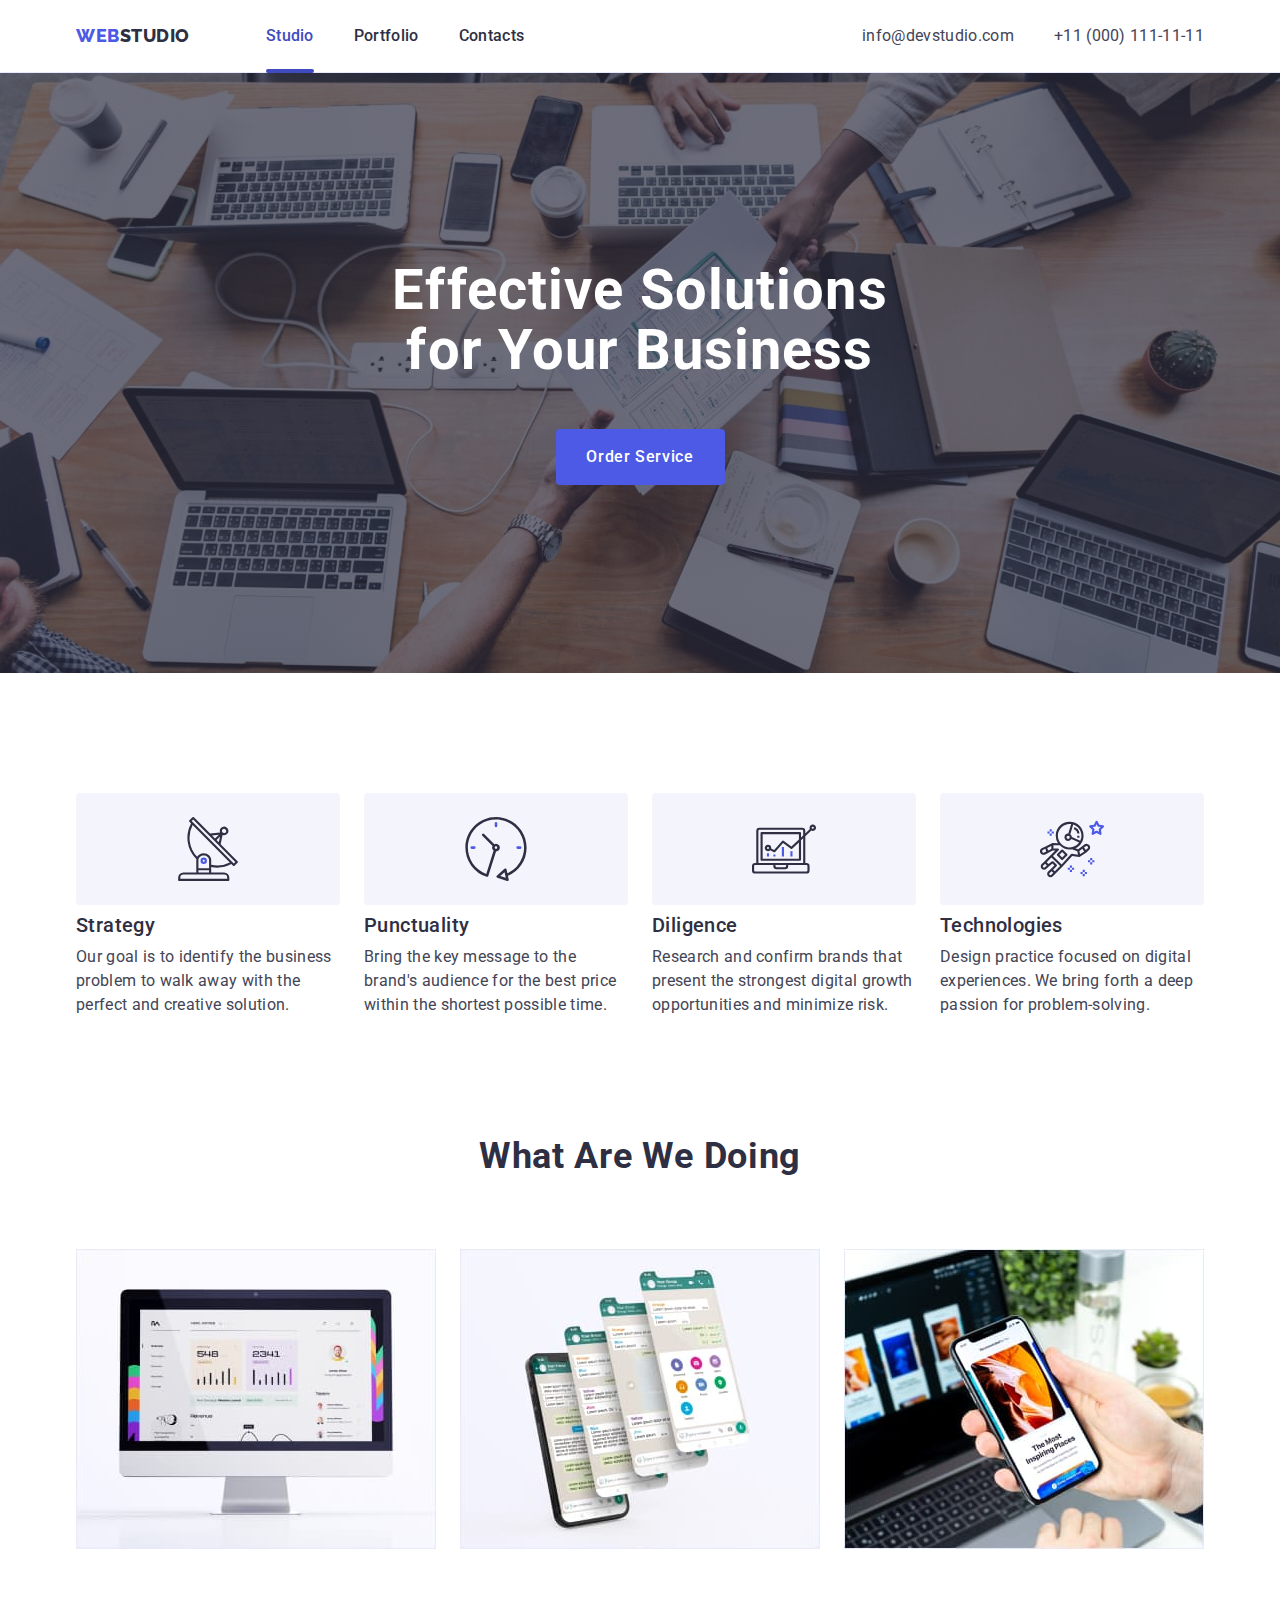
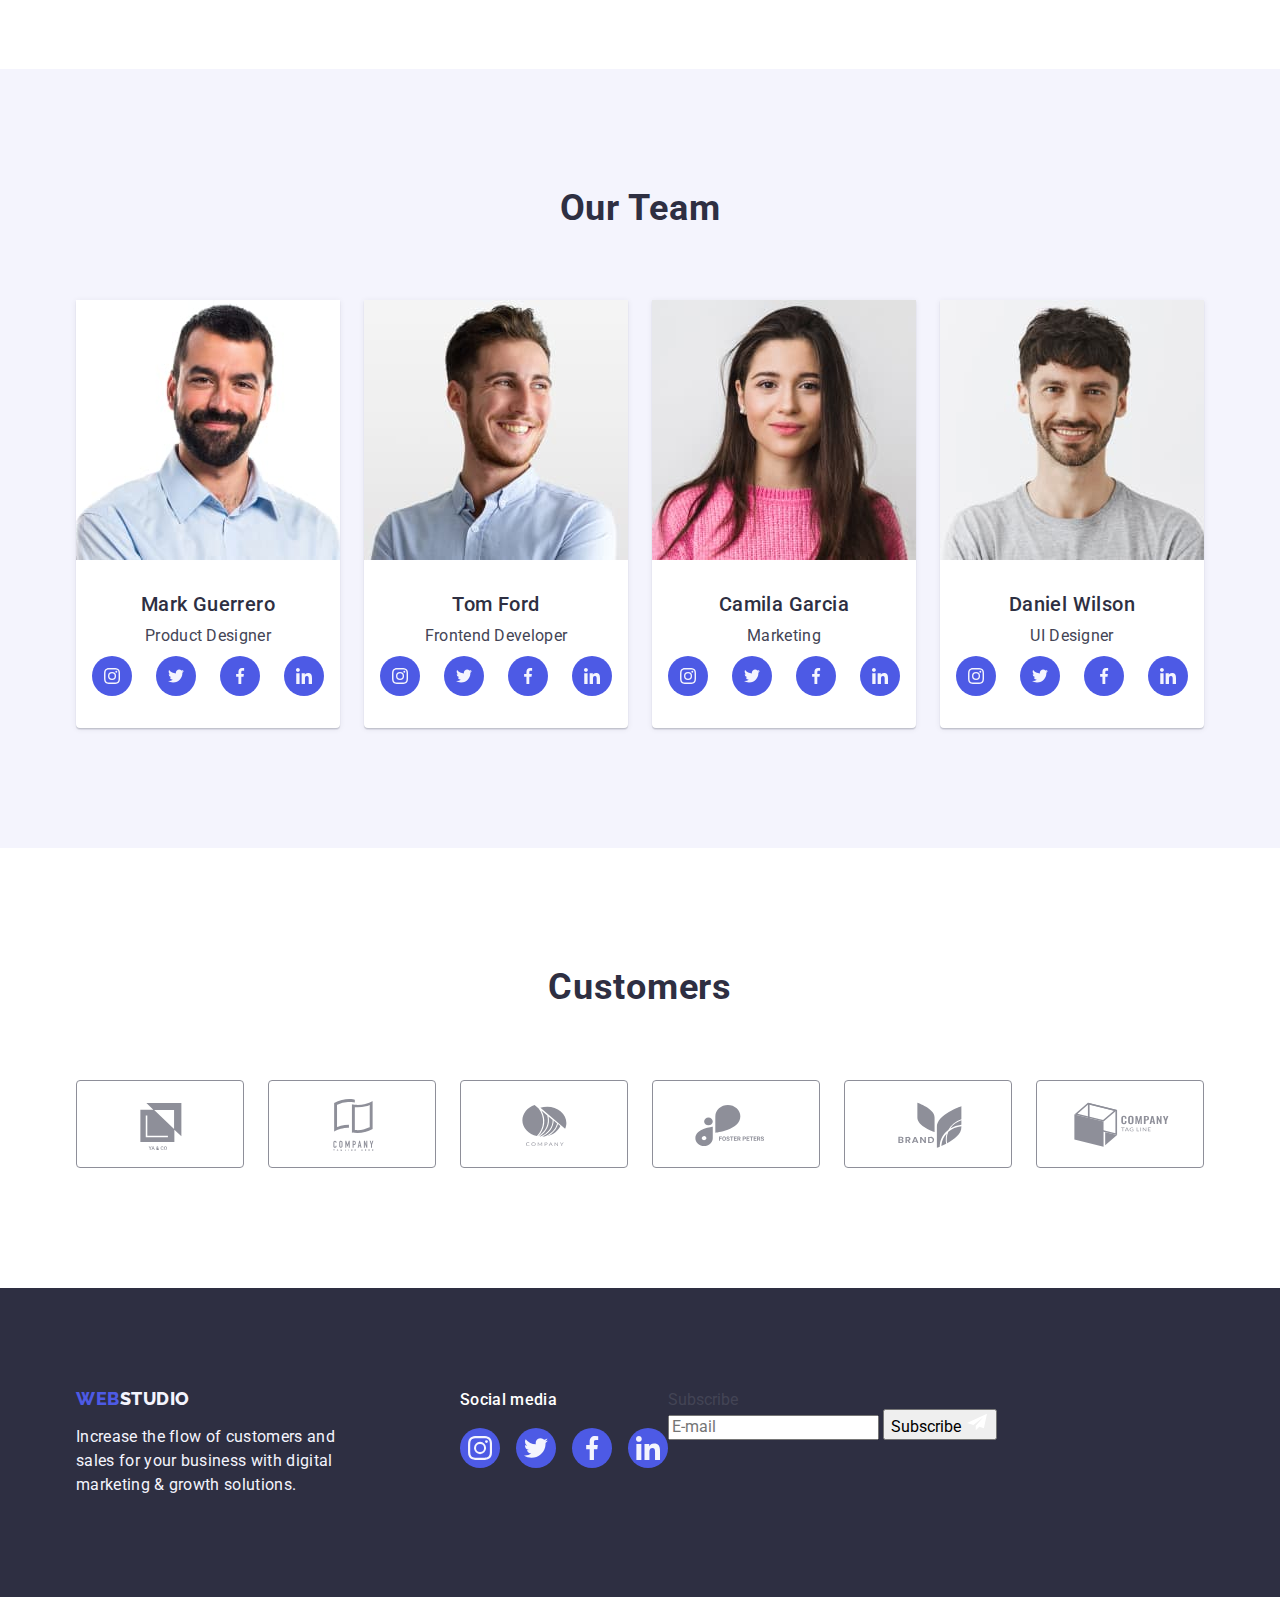
<file: index.html>
<!DOCTYPE html>
<html lang="en">
<head>
    <meta charset="UTF-8">
    <meta http-equiv="X-UA-Compatible" content="IE=edge">
    <meta name="viewport" content="width=device-width, initial-scale=1.0">
    <title>Document</title>
    <link rel="preconnect" href="https://fonts.googleapis.com">
    <link rel="preconnect" href="https://fonts.gstatic.com" crossorigin>
    <link rel="stylesheet" href="https://fonts.googleapis.com/css2?family=Raleway:wght@700;800&family=Roboto:wght@400;500&display=swap">
    <link rel="stylesheet" href="https://cdnjs.cloudflare.com/ajax/libs/modern-normalize/1.0.0/modern-normalize.min.css">
    <link href="https://unpkg.com/aos@2.3.1/dist/aos.css" rel="stylesheet">
    <link rel="stylesheet" href="./css/styles.css">
</head>
<body>
    <header class="header">
        <div class="box container">
            <nav class="nav-contacts">
        <a  href="./index.html" class="logo-link link">Web<span class="dark-logo">Studio</span></a> 
        <ul class="contacts-list list">
            <li class="nav-item link"><a href="./index.html" class="contact-link current link">Studio</a></li>
            <li class="nav-item link"><a href="./portfolio.html" class="contact-link link">Portfolio</a></li>
            <li class="nav-item link"><a href="" class="contact-link link">Contacts</a></li>
        </ul>
    </nav>
    <address class="header-contacts">
        <ul class="mail-list list">
            <li class="contacts-item">
                <a href="mailto:info@devstudio.com" class="contacts-link link">info@devstudio.com</a>
            </li>
            <li class="contacs-item">
                <a href="tel:+110001111111" class="contacts-link link">+11 (000) 111-11-11</a>
            </li>
        </ul>
    </address>
        </div>
    </header>
   <main class="main">
   <!-- /section-->
   <section class="section-first">
    <div class="container-first container">
        <h1 class="title">Effective Solutions for Your Business</h1>
        <button type="button" class="button" data-modal-open>Order Service</button>
    </div>
   </section>
   <!-- /section2 -->
    <section class="section-second">
        <div class="container">
            <h2 hidden class="visually-hidden">Feaures</h2>
        <ul class="text-list list">
            <li class="item-text">
                <div class="text-icon">
                    <svg width="64" height="64">
                        <use href="./images/icons.svg#icon-antenna-1"></use>
                    </svg>
                </div>
               <h3 class="caption">Strategy</h3>
               <p class="text">Our goal is to identify the business
                problem to walk away with the perfect and creative solution.
            </p>
            </li>
            <li class="item-text">
                <div class="text-icon">
                    <svg width="64" height="64">
                        <use href="./images/icons.svg#icon-clock-1"></use>
                    </svg>
                </div>
               <h3 class="caption">Punctuality</h3>
               <p class="text">Bring the key message to the brand's audience for the best price within the shortest possible time.</p>
            </li>
            <li class="item-text">
                <div class="text-icon">
                    <svg width="64" height="64">
                        <use href="./images/icons.svg#icon-diagram-1"></use>
                    </svg>
                </div>
               <h3 class="caption">Diligence</h3>
               <p class="text">Research and confirm brands that present the strongest digital growth opportunities and minimize risk.</p>
            </li>
            <li class="item-text">
                <div class="text-icon">
                    <svg width="64" height="64">
                        <use href="./images/icons.svg#icon-astronaut-1"></use>
                    </svg>
                </div>
                <h3 class="caption">Technologies</h3>
                <p class="text">Design practice focused on digital experiences. We bring forth a deep passion for problem-solving.</p> 
            </li>
        </ul>
        </div>
   </section>
   <!-- /section3 -->
   <section class="section-third">
    <div class="container">
        <h2 class="subject">What are we doing</h2>
   <ul class="phone-list list">
    <li class="item-fase">
        <img src="./images/Rectangle71-2.jpg" alt="site" width="360">
    </li>
    <li class="item-fase">
        <img src="./images/Rectangle71-2-2.jpg" alt="mobile application" width="360">
    </li>
    <li class="item-fase">
        <img src="./images/Rectangle71-3-2.jpg" alt="mobile version" width="360">
    </li>
   </ul>
</div>
   </section>
   <!-- /section4 -->
   <section class="section-fourth">
    <div class="container">
        <h2 class="subject">Our Team</h2>
    <ul class="fase-list list">
        <li class="item-man">
            <img src="./images/img-2.jpg" alt="Mark Guerrero" width="264">
            <div class="holder">
                <h3 class="caption">Mark Guerrero</h3>
                <p class="text">Product Designer</p>
                <ul class="media-list list">
                    <li class="media-item">
                        <a class="media-pic" href="https://instagram.com" target="_blank"
                        rel="noopener noreferrer" aria-label="Instagram icon">
                            <svg width="16" height="16" class="media-logo">
                                <use href="./images/icons.svg#icon-instagram-2-3"></use>
                            </svg>
                        </a>
                    </li>
                    <li class="media-item">
                        <a class="media-pic" href="https://twitter.com" target="_blank"
                        rel="noopener noreferrer" aria-label="Twitter icon">
                            <svg width="16" height="16" class="media-logo">
                                <use href="./images/icons.svg#icon-twitter-1-3"></use>
                            </svg>
                        </a>
                    </li>
                    <li class="media-item">
                        <a class="media-pic" href="https://facebook.com" target="_blank"
                        rel="noopener noreferrer" aria-label="Facebook icon">
                            <svg width="16" height="16" class="media-logo">
                                <use href="./images/icons.svg#icon-facebook-1-3"></use>
                            </svg>
                        </a>
                    </li>
                    <li class="media-item">
                        <a class="media-pic" href="https://linkedin.com" target="_blank"
                        rel="noopener noreferrer" aria-label="Linkedin icon">
                            <svg width="16" height="16" class="media-logo">
                                <use href="./images/icons.svg#icon-linkedin-1-3"></use>
                            </svg>
                        </a>
                    </li>
                </ul>
            </div>
        </li>
        <li class="item-man">
            <img src="./images/img-2-2.jpg" alt="Tom Ford" width="264">
            <div class="holder">
                <h3 class="caption">Tom Ford</h3>
                <p class="text">Frontend Developer</p>
                <ul class="media-list list">
                    <li class="media-item">
                        <a class="media-pic" href="https://instagram.com" target="_blank"
                        rel="noopener noreferrer" aria-label="Instagram icon">
                            <svg width="16" height="16" class="media-logo">
                                <use href="./images/icons.svg#icon-instagram-2-3"></use>
                            </svg>
                        </a>
                    </li>
                    <li class="media-item">
                        <a class="media-pic" href="https://twitter.com" target="_blank"
                        rel="noopener noreferrer" aria-label="Twitter icon">
                            <svg width="16" height="16" class="media-logo">
                                <use href="./images/icons.svg#icon-twitter-1-3"></use>
                            </svg>
                        </a>
                    </li>
                    <li class="media-item">
                        <a class="media-pic" href="https://facebook.com" target="_blank"
                        rel="noopener noreferrer" aria-label="Facebook icon">
                            <svg width="16" height="16" class="media-logo">
                                <use href="./images/icons.svg#icon-facebook-1-3"></use>
                            </svg>
                        </a>
                    </li>
                    <li class="media-item">
                        <a class="media-pic" href="https://linkedin.com" target="_blank"
                        rel="noopener noreferrer" aria-label="Linkedin icon">
                            <svg width="16" height="16" class="media-logo">
                                <use href="./images/icons.svg#icon-linkedin-1-3"></use>
                            </svg>
                        </a>
                    </li>
                </ul>
            </div>
        </li>
        <li class="item-man">
            <img src="./images/img-3-2.jpg" alt="Camila Garcia" width="264">
            <div class="holder">   
                <h3 class="caption">Camila Garcia</h3>
                <p class="text">Marketing</p>
                <ul class="media-list list">
                    <li class="media-item">
                        <a class="media-pic" href="https://instagram.com" target="_blank"
                        rel="noopener noreferrer" aria-label="Instagram icon">
                            <svg width="16" height="16" class="media-logo">
                                <use href="./images/icons.svg#icon-instagram-2-3"></use>
                            </svg>
                        </a>
                    </li>
                    <li class="media-item">
                        <a class="media-pic" href="https://twitter.com" target="_blank"
                        rel="noopener noreferrer" aria-label="Twitter icon">
                            <svg width="16" height="16" class="media-logo">
                                <use href="./images/icons.svg#icon-twitter-1-3"></use>
                            </svg>
                        </a>
                    </li>
                    <li class="media-item">
                        <a class="media-pic" href="https://facebook.com" target="_blank"
                        rel="noopener noreferrer" aria-label="Facebook icon">
                            <svg width="16" height="16" class="media-logo">
                                <use href="./images/icons.svg#icon-facebook-1-3"></use>
                            </svg>
                        </a>
                    </li>
                    <li class="media-item">
                        <a class="media-pic" href="https://linkedin.com" target="_blank"
                        rel="noopener noreferrer" aria-label="Linkedin icon">
                            <svg width="16" height="16" class="media-logo">
                                <use href="./images/icons.svg#icon-linkedin-1-3"></use>
                            </svg>
                        </a>
                    </li>
                </ul>
            </div>
        </li>
        <li class="item-man">
            <img src="./images/img-4-2.jpg" alt="Daniel Wilson" width="264">
                <div class="holder">   
                    <h3 class="caption">Daniel Wilson</h3>
                    <p class="text">UI Designer</p>
                    <ul class="media-list list">
                        <li class="media-item">
                            <a class="media-pic" href="https://instagram.com" target="_blank"
                            rel="noopener noreferrer" aria-label="Instagram icon">
                                <svg width="16" height="16" class="media-logo">
                                    <use href="./images/icons.svg#icon-instagram-2-3"></use>
                                </svg>
                            </a>
                        </li>
                        <li class="media-item">
                            <a class="media-pic" href="https://twitter.com" target="_blank"
                            rel="noopener noreferrer" aria-label="Twitter icon">
                                <svg width="16" height="16" class="media-logo">
                                    <use href="./images/icons.svg#icon-twitter-1-3"></use>
                                </svg>
                            </a>
                        </li>
                        <li class="media-item">
                            <a class="media-pic" href="https://faceboook.com" target="_blank"
                            rel="noopener noreferrer" aria-label="Facebook icon">
                                <svg width="16" height="16" class="media-logo">
                                    <use href="./images/icons.svg#icon-facebook-1-3"></use>
                                </svg>
                            </a>
                        </li>
                        <li class="media-item">
                            <a class="media-pic" href="https://linkedin.com" target="_blank"
                            rel="noopener noreferrer" aria-label="Linkedin icon">
                                <svg width="16" height="16" class="media-logo">
                                    <use href="./images/icons.svg#icon-linkedin-1-3"></use>
                                </svg>
                            </a>
                        </li>
                    </ul>
                </div>
        </li>
    </ul>
    </div>
   </section>
   <!-- section5 -->
   <section class="section-fifth">
    <div class="container">
        <h2 class="subject">Customers</h2>
        <ul class="icon-list list">
            <li class="icon-item">
                <a class="icon-pic" href="">
                    <svg width="104" height="56" class="icon-logo">
                        <use href="./images/icons.svg#icon-Logo-7"></use>
                    </svg>
                </a>
            </li>
            <li class="icon-item">
                <a class="icon-pic" href="">
                    <svg width="104" height="56" class="icon-logo">
                        <use href="./images/icons.svg#icon-Logo-2-2"></use>
                    </svg>
                </a>
            </li>
            <li class="icon-item">
                <a class="icon-pic" href="">
                    <svg width="104" height="56" class="icon-logo">
                        <use href="./images/icons.svg#icon-Logo-3-2"></use>
                    </svg>
                </a>
            </li>
            <li class="icon-item">
                <a class="icon-pic" href="">
                    <svg width="104" height="56" class="icon-logo">
                        <use href="./images/icons.svg#icon-Logo-4-2"></use>
                    </svg>
                </a>
            </li>
            <li class="icon-item">
                <a class="icon-pic" href="">
                    <svg width="104" height="56" class="icon-logo">
                        <use href="./images/icons.svg#icon-Logo-5-2"></use>
                    </svg>
                </a>
            </li>
            <li class="icon-item">
                <a class="icon-pic" href="">
                    <svg width="104" height="56" class="icon-logo">
                        <use href="./images/icons.svg#icon-Logo-6-2"></use>
                    </svg>
                </a>
            </li>
        </ul>
    </div>
   </section>
</main>
<!-- footer -->
<footer class="footer">
    <div class="footer-box container">
        <div class="footer-container">
            <a href="./index.html" class="footer-logo link">Web<span class="light-logo">Studio</span></a>
            <p class="text-footer">
                Increase the flow of customers and sales for your business with digital marketing & growth solutions.
            </p>
        </div>
        <div class="footer-holder">
            <p class="icon-text">Social media</p>
            <ul class="logo-list list">
                <li class="logo-item">
                    <a class="logo-pic" href="https://instagram.com" target="_blank"
                    rel="noopener noreferrer" aria-label="Instagram icon">
                        <svg width="24" height="24" class="logo-image">
                            <use href="./images/icons.svg#icon-instagram-2-3"></use>
                        </svg>
                    </a>
                </li>
                <li class="logo-item">
                    <a class="logo-pic" href="https://twitter.com" target="_blank"
                    rel="noopener noreferrer" aria-label="Twitter icon">
                        <svg width="24" height="24" class="logo-image">
                            <use href="./images/icons.svg#icon-twitter-1-3"></use>
                        </svg>
                    </a>
                </li>
                <li class="logo-item">
                    <a class="logo-pic" href="https://facebook.com" target="_blank"
                    rel="noopener noreferrer" aria-label="Facebook icon">
                        <svg width="24" height="24" class="logo-image">
                            <use href="./images/icons.svg#icon-facebook-1-3"></use>
                        </svg>
                    </a>
                </li>
                <li class="logo-item">
                    <a class="logo-pic" href="https://linkedin.com" target="_blank"
                    rel="noopener noreferrer" aria-label="Linkedin icon">
                        <svg width="24" height="24" class="logo-image">
                            <use href="./images/icons.svg#icon-linkedin-1-3"></use>
                        </svg>
                    </a>
                </li>
            </ul>
        </div>
        <div class="holder-container">
            <p class="footer-form-text">Subscribe</p>
            <form class="booking-form" name="booking_form">
                <label class="footer-form-label">
                    <input class="footer-form-input" type="email" name="email" placeholder="E-mail" required>
                </label>
                <button class="footer-form-button" type="submit">Subscribe
                    <svg width="24" height="20" class="footer-form">
                        <use href="./images/icons.svg#icon-Frame-3-2"></use>
                    </svg>
                </button>
            </form>
        </div>
    </div>
</footer>
<!-- modal window -->
<div class="beckdrop is-hidden" data-modal>
    <div class="modal">
        <button type="button" class="modal-button" data-modal-close>
            <svg class="modal-icon" width="8" height="8">
                <use href="./images/icons.svg#icon-close-black-18dp-2-1-2"></use>
            </svg>
        </button>
        <strong class="form-text">Leave your contacts and we will call you back</strong>
        <form class="form" name="modal_form">
                <label class="form-label" for="user_name">Name</label>
                <div class="box-form">
                    <input class="form-input" type="text" name="user_name" id="user_name" required>
                    <svg class="form-icon" width="18" height="18">
                        <use href="./images/icons.svg#icon-person-black-18dp-1-2"></use>
                    </svg>
                </div>
                <label class="form-label desc" for="user_phone">Phone</label>
                <div class="box-form">
                    <input class="form-input" type="tel" name="user_phone" id="user_phone" required>
                    <svg class="form-icon" width="18" height="24">
                        <use href="./images/icons.svg#icon-phone-black-18dp-1-2"></use>
                    </svg>
                </div>
                <label class="form-label desc" for="email">Email</label>
                <div class="box-form">
                    <input class="form-input" type="email" name="email" id="email" required>
                    <svg class="form-icon svg" width="18" height="24">
                        <use href="./images/icons.svg#icon-email-black-18dp-1-2"></use>
                    </svg>
                </div>
            <label class="form-label-modal desc">
                <span class="text-area">Comment</span>
                <textarea class="form-area" name="textarea" rows="5" placeholder="Text input"></textarea>
            </label>
            <label class="checkbox-label">
                <input class="checkbox-input-form" type="checkbox" name="privacy_policy">
                <span class="modal-span-checkbox">
                    <svg class="modal-form-icon" width="10" height="8">
                        <use href="./images/icons.svg#icon-Vector-2"></use>
                    </svg>
                </span>
                <span class="form-sentens">I accept the terms and conditions of the<a class="form-link" href="">Privacy Policy</a></span>
            </label>
            <button class="button-form" type="submit">Send</button>
        </form>
    </div>
</div>
<script src="https://unpkg.com/aos@2.3.1/dist/aos.js"></script>
<script src="./js/animation.js"></script>
<script src="./js/modal.js"></script>
</body>
</html>
</file>
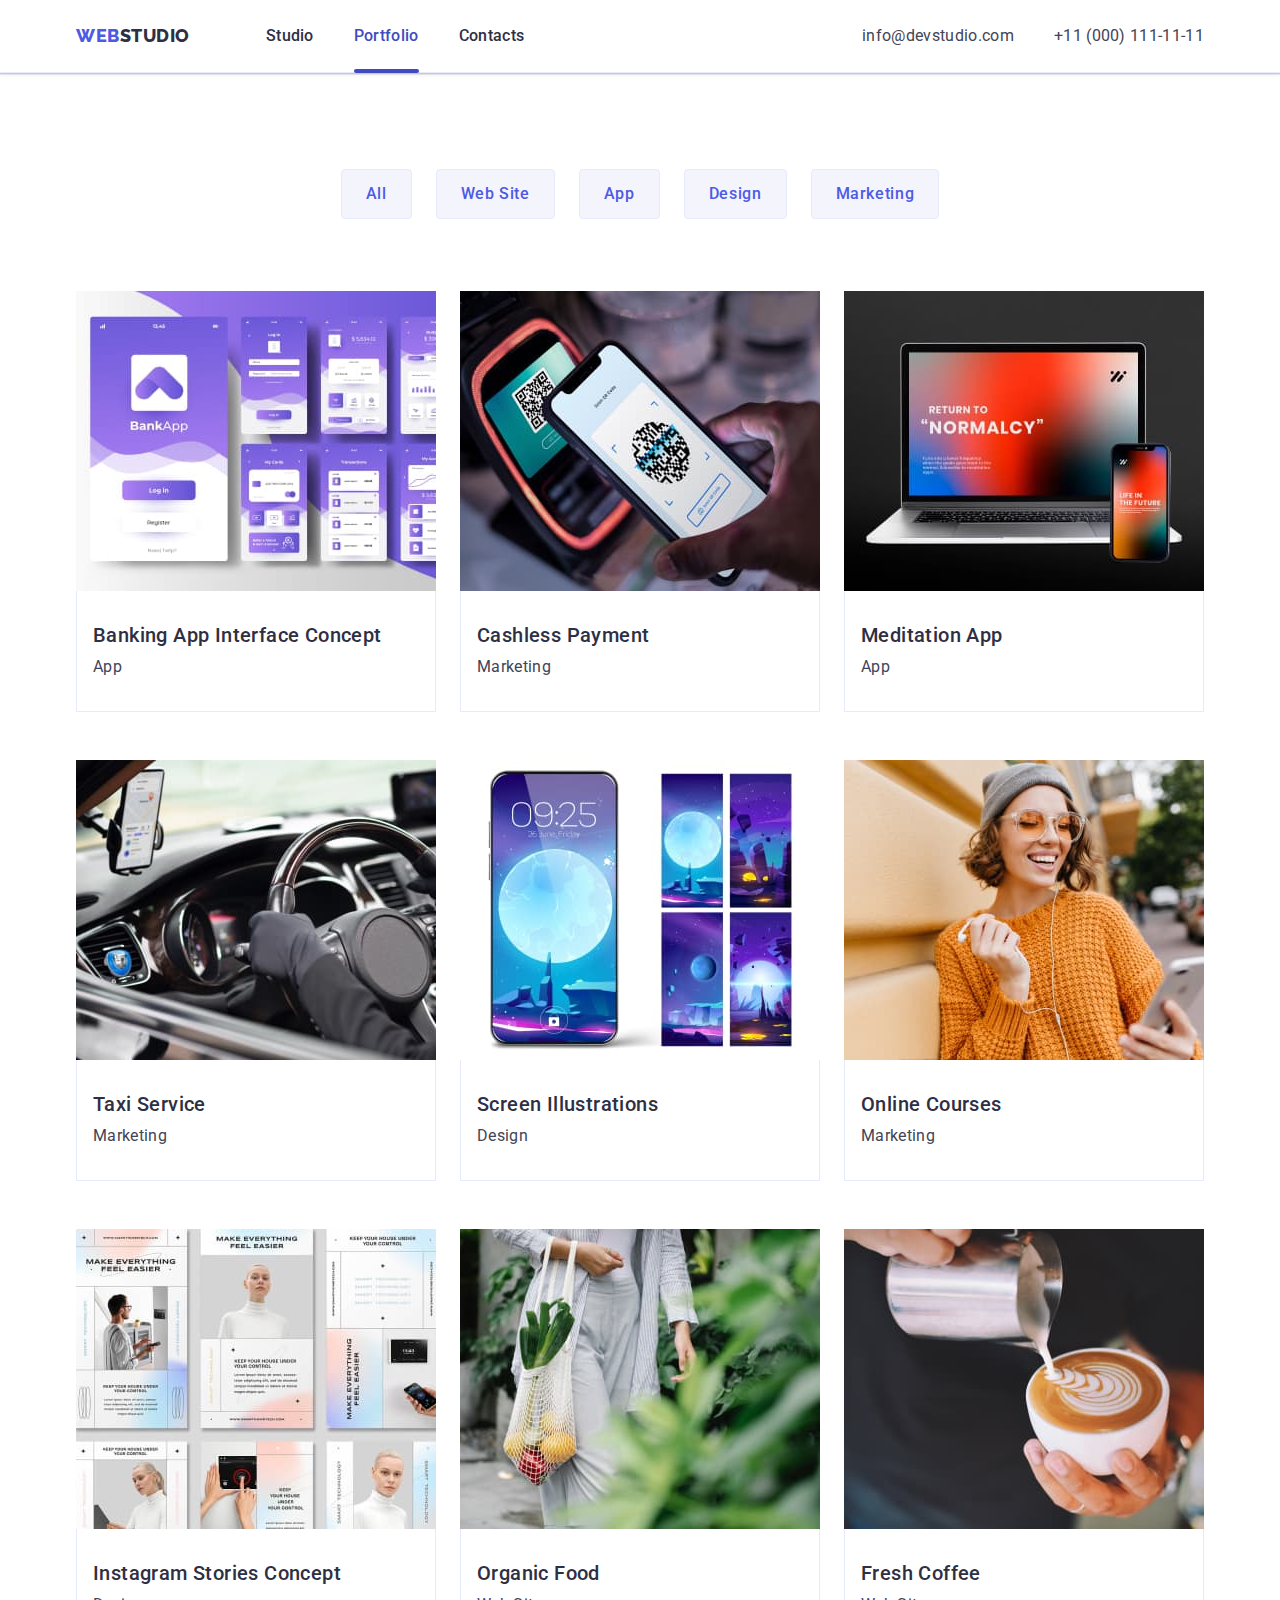
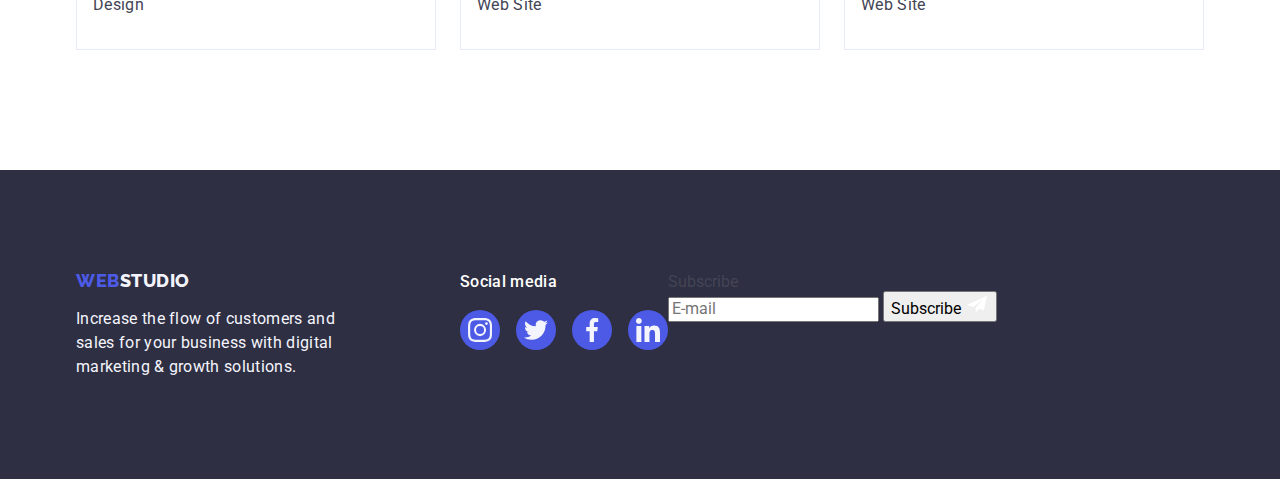
<file: portfolio.html>
<!DOCTYPE html>
<html lang="en">
<head>
    <meta charset="UTF-8">
    <meta http-equiv="X-UA-Compatible" content="IE=edge">
    <meta name="viewport" content="width=device-width, initial-scale=1.0">
    <title>Document</title>
    <link rel="stylesheet" href="https://cdnjs.cloudflare.com/ajax/libs/modern-normalize/1.0.0/modern-normalize.min.css">
    <link rel="preconnect" href="https://fonts.googleapis.com">
    <link rel="preconnect" href="https://fonts.gstatic.com" crossorigin>
    <link rel="stylesheet" href="https://fonts.googleapis.com/css2?family=Raleway:wght@700;800&family=Roboto:wght@400;500&display=swap">
    <link href="https://unpkg.com/aos@2.3.1/dist/aos.css" rel="stylesheet">
    <link rel="stylesheet" href="./css/styles.css">
</head>
<body>
    <header class="header">
        <div class="box container">
            <nav class="nav-contacts">
            <a href="./index.html" class="logo-link link">Web<span class="dark-logo">Studio</span></a>
            <ul class="contacts-list list">
                <li class="nav-item link"><a href="./index.html" class="contact-link link">Studio</a></li>
                <li class="nav-item link"><a href="./portfolio.html" class="contact-link current link">Portfolio</a></li>
                <li class="nav-item link"><a href="" class="contact-link link">Contacts</a></li>
            </ul>
        </nav>
        <address class="header-contacts">
            <ul class="mail-list list">
                <li class="contacts-item">
                    <a href="mailto:info@devstudio.com" class="contacts-link link">info@devstudio.com</a>
                </li>
                <li class="contacs-item">
                    <a href="tel:+110001111111" class="contacts-link link">+11 (000) 111-11-11</a>
                </li>
            </ul>
        </address>
        </div>
    </header>
        <main class="main">
            <!-- section -->
            <section class="section">
                <div class="container">
                    <h1 hidden class="visually-hidden">Filters</h1>
            <ul class="button-list list">
                <li><button type="button" class="portfolio-button">All</button></li>
                <li><button type="button" class="portfolio-button">Web Site</button></li>
                <li><button type="button" class="portfolio-button">App</button></li>
                <li><button type="button" class="portfolio-button">Design</button></li>
                <li><button type="button" class="portfolio-button">Marketing</button></li>
            </ul>
                <ul class="card-list list">
                    <li class="card">
                        <a href="" class="card-link link">
                            <div class="card-box">
                                <img src="./images/img-4.jpg" alt="image1" width="360">
                                <div class="card-overlay">
                                    <p class="card-label">
                                    14 Stylish and User-Friendly App Design Concepts ·
                                    Task Manager App · Calorie Tracker App ·
                                    Exotic Fruit Ecommerce App ·
                                    Cloud Storage App
                                </p>
                                </div>
                            </div>
                            <div class="box-image">
                                <h2 class="caption">Banking App Interface Concept</h2>
                                <p class="text">App</p>
                            </div>
                        </a>
                    </li>
                    <li class="card">
                        <a href="" class="card-link link">
                            <div class="card-box">
                                <img src="./images/img-3-3.jpg" alt="image2" width="360">
                                <div class="card-overlay">
                                    <p class="card-label">
                                    14 Stylish and User-Friendly App Design Concepts ·
                                    Task Manager App · Calorie Tracker App ·
                                    Exotic Fruit Ecommerce App ·
                                    Cloud Storage App
                                </p>
                                </div>
                            </div>
                            <div class="box-image">
                                <h2 class="caption">Cashless Payment</h2>
                                <p class="text">Marketing</p>
                            </div>
                        </a>
                    </li>
                    <li class="card">
                        <a href="" class="card-link link">
                            <div class="card-box">
                                <img src="./images/img-4-3.jpg" alt="image3" width="360">
                                <div class="card-overlay">
                                    <p class="card-label">
                                    14 Stylish and User-Friendly App Design Concepts ·
                                    Task Manager App · Calorie Tracker App ·
                                    Exotic Fruit Ecommerce App ·
                                    Cloud Storage App
                                </p>
                                </div>
                            </div>
                            <div class="box-image">
                                <h2 class="caption">Meditation App</h2>
                                <P class="text">App</P>
                            </div>
                        </a>
                    </li>
                    <li class="card">
                        <a href="" class="card-link link">
                            <div class="card-box">
                                <img src="./images/img-5-2.jpg" alt="image2" width="360">
                                <div class="card-overlay">
                                    <p class="card-label">
                                    14 Stylish and User-Friendly App Design Concepts ·
                                    Task Manager App · Calorie Tracker App ·
                                    Exotic Fruit Ecommerce App ·
                                    Cloud Storage App
                                </p>
                                </div>
                            </div>
                            <div class="box-image">
                                <h2 class="caption">Taxi Service</h2>
                                <p class="text">Marketing</p> 
                            </div>
                        </a>
                    </li>
                    <li class="card">
                        <a href="" class="card-link link">
                            <div class="card-box">
                                <img src="./images/img-6-2.jpg" alt="image5" width="360">
                                <div class="card-overlay">
                                    <p class="card-label">
                                    14 Stylish and User-Friendly App Design Concepts ·
                                    Task Manager App · Calorie Tracker App ·
                                    Exotic Fruit Ecommerce App ·
                                    Cloud Storage App
                                </p>
                                </div>
                            </div>
                            <div class="box-image">
                                <h2 class="caption">Screen Illustrations</h2>
                                <p class="text">Design</p>
                            </div>
                        </a>
                    </li>
                    <li class="card">
                        <a href="" class="card-link link">
                            <div class="card-box">
                                <img src="./images/img-7-2.jpg" alt="image6" width="360">
                                <div class="card-overlay">
                                    <p class="card-label">
                                    14 Stylish and User-Friendly App Design Concepts ·
                                    Task Manager App · Calorie Tracker App ·
                                    Exotic Fruit Ecommerce App ·
                                    Cloud Storage App
                                </p>
                                </div>                         
                            </div>
                            <div class="box-image">
                                <h2 class="caption">Online Courses</h2>
                                <p class="text">Marketing</p>
                            </div>
                        </a>                
                    </li>
                    <li class="card">
                        <a href="" class="card-link link">
                            <div class="card-box">
                                <img src="./images/img-8-2.jpg" alt="image7" width="360">
                                <div class="card-overlay">
                                    <p class="card-label">
                                    14 Stylish and User-Friendly App Design Concepts ·
                                    Task Manager App · Calorie Tracker App ·
                                    Exotic Fruit Ecommerce App ·
                                    Cloud Storage App
                                </p>
                                </div>                             
                            </div>
                            <div class="box-image">
                                <h2 class="caption">Instagram Stories Concept</h2>
                                <p class="text">Design</p>
                            </div>
                        </a>
                    </li>
                    <li class="card">
                        <a href="" class="card-link link">
                            <div class="card-box">
                                <img src="./images/img-9-2.jpg" alt="image8" width="360">
                                <div class="card-overlay">
                                    <p class="card-label">
                                    14 Stylish and User-Friendly App Design Concepts ·
                                    Task Manager App · Calorie Tracker App ·
                                    Exotic Fruit Ecommerce App ·
                                    Cloud Storage App
                                </p>
                                </div>                          
                            </div>
                            <div class="box-image">
                                <h2 class="caption">Organic Food</h2>
                                <p class="text">Web Site</p>
                            </div>
                        </a>
                    </li>
                    <li class="card">
                        <a href="" class="card-link link">
                            <div class="card-box">
                                <img src="./images/img-10-2.jpg" alt="image9" width="360">
                                <div class="card-overlay">
                                    <p class="card-label">
                                    14 Stylish and User-Friendly App Design Concepts ·
                                    Task Manager App · Calorie Tracker App ·
                                    Exotic Fruit Ecommerce App ·
                                    Cloud Storage App
                                </p>
                            </div>                           
                            </div>
                            <div class="box-image">
                                <h2 class="caption">Fresh Coffee</h2>
                                <p class="text">Web Site</p>
                            </div>
                        </a>
                    </li>
                </ul>
            </div>
            </section>
        </main>
        <footer class="footer">
            <div class="footer-box container">
                <div class="footer-container">
                    <a href="./index.html" class="footer-logo link">Web<span class="light-logo">Studio</span></a>
                    <p class="text-footer">
                        Increase the flow of customers and sales for your business with digital marketing & growth solutions.
                    </p>
                </div>
                <div class="footer-holder">
                    <p class="icon-text">Social media</p>
                    <ul class="logo-list list">
                        <li class="logo-item">
                            <a class="logo-pic" href="https://instagram.com" target="_blank"
                            rel="noopener noreferrer" aria-label="Instagram icon">
                                <svg width="24" height="24" class="logo-image">
                                    <use href="./images/icons.svg#icon-instagram-2-3"></use>
                                </svg>
                            </a>
                        </li>
                        <li class="logo-item">
                            <a class="logo-pic" href="https://twitter.com" target="_blank"
                            rel="noopener noreferrer" aria-label="Twitter icon">
                                <svg width="24" height="24" class="logo-image">
                                    <use href="./images/icons.svg#icon-twitter-1-3"></use>
                                </svg>
                            </a>
                        </li>
                        <li class="logo-item">
                            <a class="logo-pic" href="https://facebook.com" target="_blank"
                            rel="noopener noreferrer" aria-label="Facebook icon">
                                <svg width="24" height="24" class="logo-image">
                                    <use href="./images/icons.svg#icon-facebook-1-3"></use>
                                </svg>
                            </a>
                        </li>
                        <li class="logo-item">
                            <a class="logo-pic" href="https://linkedin.com" target="_blank"
                            rel="noopener noreferrer" aria-label="Linkedin icon">
                                <svg width="24" height="24" class="logo-image">
                                    <use href="./images/icons.svg#icon-linkedin-1-3"></use>
                                </svg>
                            </a>
                        </li>
                    </ul>
                </div>
                <div class="holder-container">
                    <p class="footer-form-text">Subscribe</p>
                    <form class="booking-form" name="booking_form">
                        <label class="footer-form-label" for="user_email">
                            <input class="footer-form-input" type="email" name="email" placeholder="E-mail" required>
                        </label>
                        <button class="footer-form-button" type="submit">Subscribe
                            <svg width="24" height="20" class="footer-form">
                                <use href="./images/icons.svg#icon-Frame-3-2"></use>
                            </svg>
                        </button>
                    </form>
                </div>
            </div>
        </footer>
        <script src="https://unpkg.com/aos@2.3.1/dist/aos.js"></script>
        <script src="./js/animation.js"></script>
        <script src="./js/modal.js"></script>
</body>
</html>
</file>
<file: css/styles.css>
*,
*::before,
*::after{
    box-sizing: border-box;
}
.header{
    display: flex;
    align-items: center;
    justify-content: space-between;
    border-bottom: 1px solid var(--bottom-color);
    box-shadow: 0px 2px 1px rgba(46, 47, 66, 0.08),
    0px 1px 1px rgba(46, 47, 66, 0.16),
    0px 1px 6px rgba(46, 47, 66, 0.08);
}
.header-contacts{
    font-style: normal;
}
.box{
    display: flex;
    align-items: center;
}
.container{
    width: 1158px;
    margin: auto;
    padding: 0 15px;
}
.nav-contacts{
    display: flex;
    align-items: center;
    margin-right: auto;
}
.contacts-list{
    display: flex;
    gap: 40px;
}
.mail-list{
    display: flex;
    gap: 40px;
}
body{
    font-family: "Roboto",sans-serif;
    font-size: 16px;
    color: var(--base-text-color);
    background-color: var(--primary-text-color);
}
:root{
    --primary-text-color: #ffffff;
    --title-text-color: #2e2f42;
    --accent-color: #4d5ae5;
    --base-text-color: #434455;
    --bth-hover-color: #404bbf;
    --bth-secondary-color: #e7e9fc;
    --second-white-text: #f4f4fd;
    --bottom-color: #e7e9fc;
    --icon-color: #afb1b8;
    --section-icon-color: #8e8f99;
    --modal-color: #fcfcfc;
    --transition-time: 250ms;
    --animation-delay: cubic-bezier(0.4, 0, 0.2, 1);
}
.visually-hidden {
    position: absolute;
    width: 1px;
    height: 1px;
    margin: -1px;
    border: 0;
    padding: 0;

    white-space: nowrap;
    clip-path: inset(100%);
    clip: rect(0 0 0 0);
    overflow: hidden;
}
h1,h2,h3,h4,h5,h6,p,ul{
    margin: 0;
}
.list {
    list-style: none;
    margin: 0;
    padding: 0;
}
.section-first{
    background: var(--title-text-color);
    padding-top: 188px;
    padding-bottom: 188px;
    background-image: linear-gradient(rgba(46, 47, 66, 0.7), rgba(46, 47, 66, 0.7)),
     url("../images/people-office.jpg");
    background-repeat: no-repeat;
    background-position: center;
    background-size: cover;
    max-width: 1440px;
    height: 600px;
    margin-left: auto;
    margin-right: auto;
}
.section-second{
    padding: 120px 0;
}
.text-icon{
    display: flex;
    align-items: center;
    justify-content: center;
    height: 112px;
    background-color: var(--second-white-text);
    border-radius: 4px;
    margin-bottom: 8px;
}
.text-list{
    display: flex;
    gap: 24px;
}
.item-text{
    width: calc((100% - 72px) / 4);
}
.section-third{
    padding-bottom: 120px;
}
.phone-list{
    display: flex;
    gap: 24px;
}
.item-fase{
    flex-basis: calc((100% - 48px) / 3);
}
.section-fourth{
    padding: 120px 0;
    background-color: var(--second-white-text);
}
.media-list{
    display: flex;
    justify-content: center;
    gap: 24px;
    margin-top: 8px;
}
.media-item{
    width: 40px;
    height: 40px;
}
.media-pic{
    width: 100%;
    height: 100%;
    background-color: var(--accent-color);
    border-radius: 50%;
    display: flex;
    align-items: center;
    justify-content: center;
    transition: background-color var(--transition-time) var(--animation-delay);
}
.media-pic:hover,.media-pic:focus{
    background-color: var(--bth-hover-color);
}
.media-logo{
    fill: var(--second-white-text);
}
.holder{
    padding-top: 32px;
    padding-bottom: 32px;
    text-align: center;
    border-radius: 0px 0px 4px 4px;
}
.fase-list{
    display: flex;
    gap: 24px;
}
.item-man{
    flex-basis: calc((100% - 3 * 24px) / 4);
    background-color: var(--primary-text-color);
    box-shadow: 0px 1px 6px rgba(46, 47, 66, 0.08),
    0px 1px 1px rgba(46, 47, 66, 0.16),
    0px 2px 1px rgba(46, 47, 66, 0.08);
    border-radius: 0px 0px 4px 4px;
}
.section-fifth{
    padding-top: 120px;
    padding-bottom: 120px;
}
.icon-list{
    display: flex;
    gap: 24px;
}
.icon-item{
    width: calc((100% - 120px) / 6);
    height: 88px;
}
.icon-pic{
    width: 100%;
    height: 100%;
    border: 1px solid var(--section-icon-color);
    border-radius: 4px;
    display: flex;
    align-items: center;
    justify-content: center;
    color: var(--section-icon-color);
    transition: border-color var(--transition-time) var(--animation-delay),
    color var(--transition-time) var(--animation-delay);
}
.icon-pic:hover,
.icon-pic:focus {
    border-color: var(--bth-hover-color);
    color: var(--bth-hover-color);
}
.icon-logo{
    fill: currentColor;
}
.logo-link{
    font-family: "Raleway",sans-serif;
    font-weight: 800;
    font-size: 18px; 
    line-height: 1.17;
    letter-spacing: 0.03em;
    text-transform: uppercase;
    color: var(--accent-color);
    margin-right: 76px;
}
.dark-logo{
    color: var(--title-text-color);
}
.light-logo{
    color: var(--second-white-text);
}
.link{
    text-decoration: none;
}
.contact-link{
position: relative;
font-weight: 500;
font-size: 16px;
letter-spacing: 0.02em;
line-height: 1.5;
color: var(--title-text-color);
padding: 24px 0;
display: block;
transition: color var(--transition-time) var(--animation-delay);
}
.contact-link.current{
    color: var(--bth-hover-color);
}
.current::after{
    position: absolute;
    content: '';
    display: block;
    width: 100%;
    height: 4px;
    border-radius: 2px;
    background-color: var(--bth-hover-color);
    left: 0;
    bottom: -1px;
    margin-top: 24px;
}
.contacts-link {
    font-size: 16px;
    line-height: 1.5;
    letter-spacing: 0.02em;
    color: var(--base-text-color);
    transition: color var(--transition-time) var(--animation-delay);
}
.contact-link:hover,.contact-link:focus{
    color: var(--bth-hover-color);
}
.contacts-link:hover,.contacts-link:focus{
    color: var(--bth-hover-color);
}
.title {
    font-size: 56px;
    line-height:1.07;
    letter-spacing: 0.02em;
    color: var(--primary-text-color);
    text-align: center;
    max-width: 496px;
    margin: 0 auto 48px;
}
.button{
   font-family: "Roboto",sans-serif;
   background-color: var(--accent-color);
   font-weight: 500;
   font-size: 16px;
   line-height: 1.5;
   letter-spacing: 0.04em;
   color: var(--primary-text-color);
   cursor: pointer;
   display: block;
   min-width: 169px;
   height: 56px;
   border: none;
   border-radius: 4px;
   margin: 0 auto;
   transition: background-color var(--transition-time) var(--animation-delay);
}
.button:hover,.button:focus{
   background-color: var(--bth-hover-color);
}
.caption{
        font-weight: 500;
        font-size: 20px;
        line-height: 1.2;
        letter-spacing: 0.02em;
        color: var(--title-text-color);
        margin-bottom: 8px;
}
.text{
        font-size: 16px;
        line-height: 1.5;
        letter-spacing: 0.02em;
        color: var(--base-text-color);
}
.subject{
        font-weight: 700;
        font-size: 36px;
        line-height: 1.1;
        text-align: center;
        letter-spacing: 0.02em;
        text-transform: capitalize;
        color: var(--title-text-color);
        margin-bottom: 72px;
}
.footer{
    background-color: var(--title-text-color);
    padding: 100px 0;
}
.text-footer {
    font-style: 16px;
    line-height: 1.5;
    letter-spacing: 0.02em;
    color: var(--second-white-text);
    max-width: 264px;
}
.footer-logo{
    font-family: "Raleway", sans-serif;
    font-weight: 800;
    font-size: 18px;
    line-height: 1.17;
    letter-spacing: 0.03em;
    text-transform: uppercase;
    color: var(--accent-color);
    margin-right: 76px;
    display: inline-block;
    margin-bottom: 16px;
}
/* portfolio */
.portfolio-button{
    font-family: inherit;
    font-weight: 500;
    font-size: 16px;
    line-height: 1.5;
    letter-spacing: 0.04em;
    cursor: pointer;
    color: var(--accent-color);
    background-color: var(--second-white-text);
    border: 1px solid var(--bottom-color);
    transition: color var(--transition-time) var(--animation-delay),
    background-color var(--transition-time) var(--animation-delay),
    box-shadow var(--transition-time) var(--animation-delay),
    border var(--transition-time) var(--animation-delay);
}
.portfolio-button:hover,.portfolio-button:focus{
    color: var(--primary-text-color);
    background-color: var(--bth-hover-color);
    border: 1px solid transparent;
    box-shadow: 0px 3px 1px rgba(0, 0, 0, 0.1),
    0px 2px 1px rgba(0, 0, 0, 0.08),
    0px 2px 2px rgba(0, 0, 0, 0.12);;
}
.section{
    padding: 96px 0 120px 0;
}
.button-list{
    display: flex;
    justify-content: center;
    gap: 24px;
    margin-bottom: 72px;
}
.portfolio-button{
    padding: 12px 24px;
    border-radius: 4px;
}
.card-list{
    display: flex;
    flex-wrap: wrap;
    column-gap: 24px;
    row-gap: 48px;
}
.card{
    width: calc((100% - 48px) / 3);
}
.card-link {
    display: block;
    transition: box-shadow var(--transition-time);
}
.card-link:hover .card-overlay,
.card-link:focus .card-overlay {
    transform: translateY(0)
}
.card-link:hover,.card-link:focus{
    box-shadow: 0px 1px 6px rgba(46, 47, 66, 0.08),
    0px 1px 1px rgba(46, 47, 66, 0.16),
    0px 2px 1px rgba(46, 47, 66, 0.08);
}
.card-box{
    position: relative;
    overflow: hidden;
}
.card-overlay{
    position: absolute;
    width: 100%;
    height: 100%;
    top: 0;
    left: 0;
    padding: 40px 32px;
    transform: translateY(100%);
    transition: transform var(--transition-time);
    background: var(--accent-color);
    letter-spacing: 0.02em;
    color: var(--second-white-text);
    text-align: left;
    line-height: 1.5;
    font-size: 16px;
    font-weight: 400;
    mix-blend-mode: normal;
}
.card-label{
    height: 96px;
}
.box-image{
    padding: 32px 16px;
    border: 1px solid var(--bottom-color);
    border-top: none;
}
.footer-box{
    display: flex;
    align-items: baseline;
}
.footer-container{
    margin-right: 120px;
}
.icon-text{
    font-weight: 500;
    font-size: 16px;
    line-height: 1.5;
    letter-spacing: 0.02em;
    color: var(--primary-text-color);
    margin-bottom: 16px;
}
.logo-list{
    display: flex;
    gap: 16px;
}
.logo-item{
    width: 40px;
    height: 40px;
}
.logo-pic{
    width: 100%;
    height: 100%;
    background-color: var(--accent-color);
    border-radius: 50%;
    display: flex;
    align-items: center;
    justify-content: center;
    transition: background-color var(--transition-time);
}
.logo-pic:hover,.logo-pic:focus{
    background-color: #31d0aa
}
.logo-image{
    fill: var(--second-white-text);
}
img{
    display: block;
}
.beckdrop{
    position: fixed;
    top: 0;
    left: 0;
    width: 100%;
    height: 100%;
    background-color: rgba(46, 47, 66, 0.4); 
    transition: opacity var(--transition-time) var(--animation-delay),
    visibility var(--transition-time) var(--animation-delay); 
}
.beckdrop.is-hidden{ 
    opacity: 0;
    visibility: hidden;
    pointer-events: none;
}
.modal{
    position: absolute;
    padding: 24px;
    width: 408px;
    min-height: 584px;
    border-radius: 4px;
    top: 50%;
    left: 50%;
    opacity: 1;
    transform: translate(-50%, -50%) rotate(0) scale(1);
    transition: transform var(--transition-time) var(--animation-delay),
    opacity var(--transition-time) var(--animation-delay);
    box-shadow: 0px 1px 1px rgba(0, 0, 0, 0.14),
    0px 1px 3px rgba(0, 0, 0, 0.12),
    0px 1px 2px rgba(0, 0, 0, 0.2);
    background-color: var(--modal-color);
}
.beckdrop.is-hidden .modal{
    transform: translate(-50%, -50%) rotate(360deg) scale(0,1);
    opacity: 0;
}
.modal-button{
    display: block;
    width: 24px;
    height: 24px;
    margin-left: auto;
    border-radius: 50%;
    border: none;
    background: var(--bth-secondary-color);
    cursor: pointer;
    transition: background-color var(--transition-time) var(--animation-delay),
    color var(--transition-time) var(--animation-delay);
}
.modal-button:hover,.modal-button:focus{
    color: #ffffff;
    background-color: var(--bth-hover-color);
}
.modal-icon{
    fill: currentColor;
    transition: backround var(--transition-time) var(--animation-delay);
}
</file>
